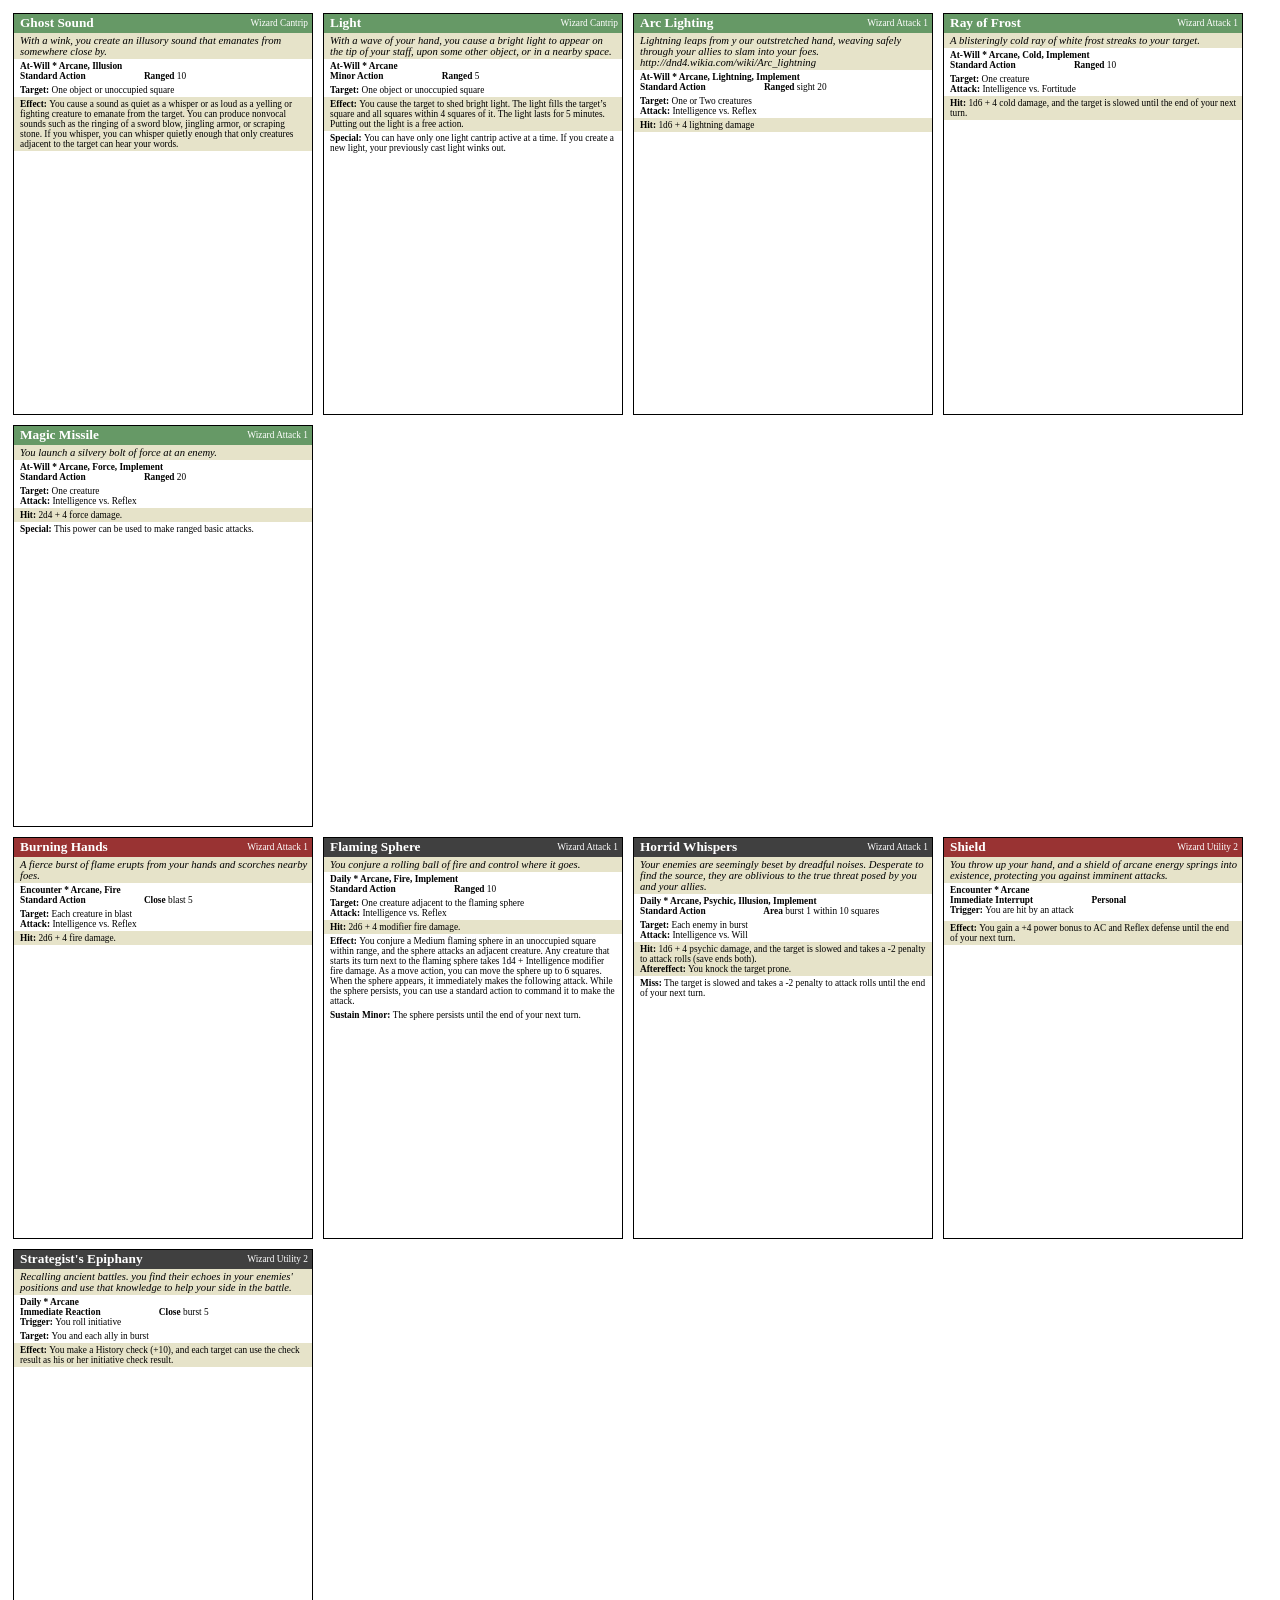
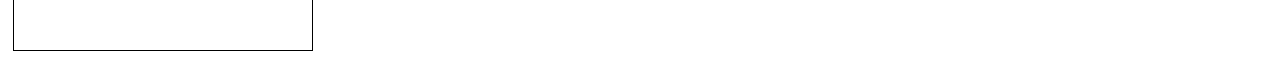
<file: powers4e.html>
<html>
  <head>
    <title>4e Wizard Harold Powers</title>
    <style>
      #PowerBody {
        border: 1px solid black;
        margin: 5px;
        min-height: 400px;
        float: left
      }
      .clearfix::after {
        display: block;
        content: "";
        clear: both;
      }
    </style>
  </head>
  <body>
    <div class="clearfix">
    <div id="PowerBody" style="text-align: center;width: 298px;"><div style="overflow: auto;text-align: left;padding-right: 4px;padding-left: 6px;padding-bottom: 2px;color: #FFFFFF;background-color: #669966;"><div style="padding-top: 1px;padding-right: 2px;font: bold 10pt Verdana;float: left;width: 178px;white-space: -moz-pre-wrap !important;/* Mozilla, since 1999 */    white-space: -pre-wrap;/* Opera 4-6 */    white-space: -o-pre-wrap;/* Opera 7 */    word-wrap: break-word;/* Internet Explorer 5.5+ */"> Ghost Sound </div><div style="padding-top: 4px;font: 7pt Verdana;float: right;"> Wizard Cantrip  </div><div style="clear:both;"></div></div><div style="color: #000000;text-align: left;padding-top: 2px;padding-left: 6px;padding-right: 4px;padding-bottom: 2px;background-color: #FFFFFF;font: bold 7pt Verdana;background-color: #E6E3C9;font: italic 8pt Times New Roman;"> With a wink, you create an illusory sound that emanates from somewhere close by. </div><div style="color: #000000;text-align: left;padding-top: 2px;padding-left: 6px;padding-right: 4px;padding-bottom: 2px;background-color: #FFFFFF;font: bold 7pt Verdana;">    At-Will * Arcane, Illusion    <br />    Standard Action    &#8194; &#8194; &#8194; &#8194; &#8194; &#8194; &#8194; &#8194;    Ranged <span style="font-weight: normal"> 10</span><br/><span style="font-weight: normal"></span><span style="font-weight: normal"></span><span style="font-weight: normal"></span></div><div><div style="color: #000000;text-align: left;padding-top: 2px;padding-left: 6px;padding-right: 4px;padding-bottom: 2px;background-color: #FFFFFF;font: bold 7pt Verdana;">    Target: <span style="font-weight: normal">One object or unoccupied square</span><br/><span style="font-weight: normal"></span></div><div style="color: #000000;text-align: left;padding-top: 2px;padding-left: 6px;padding-right: 4px;padding-bottom: 2px;background-color: #FFFFFF;font: bold 7pt Verdana;background-color: #E6E3C9;">	Effect: <span style="font-weight: normal">You cause a sound as quiet as a whisper or as loud as a yelling or fighting creature to emanate from the target. You can produce nonvocal sounds such as the ringing of a sword blow, jingling armor, or scraping stone. If you whisper, you can whisper quietly enough that only creatures adjacent to the target can hear your words.</span><span style="margin-left: 8px"><span style="font-weight: normal;"></span></span></div></div></div>
    <div id="PowerBody" style="text-align: center;width: 298px;"><div style="overflow: auto;text-align: left;padding-right: 4px;padding-left: 6px;padding-bottom: 2px;color: #FFFFFF;background-color: #669966;"><div style="padding-top: 1px;padding-right: 2px;font: bold 10pt Verdana;float: left;width: 178px;white-space: -moz-pre-wrap !important;/* Mozilla, since 1999 */    white-space: -pre-wrap;/* Opera 4-6 */    white-space: -o-pre-wrap;/* Opera 7 */    word-wrap: break-word;/* Internet Explorer 5.5+ */"> Light </div><div style="padding-top: 4px;font: 7pt Verdana;float: right;"> Wizard Cantrip  </div><div style="clear:both;"></div></div><div style="color: #000000;text-align: left;padding-top: 2px;padding-left: 6px;padding-right: 4px;padding-bottom: 2px;background-color: #FFFFFF;font: bold 7pt Verdana;background-color: #E6E3C9;font: italic 8pt Times New Roman;"> With a wave of your hand, you cause a bright light to appear on the tip of your staff, upon some other object, or in a nearby space. </div><div style="color: #000000;text-align: left;padding-top: 2px;padding-left: 6px;padding-right: 4px;padding-bottom: 2px;background-color: #FFFFFF;font: bold 7pt Verdana;">    At-Will * Arcane    <br />    Minor Action    &#8194; &#8194; &#8194; &#8194; &#8194; &#8194; &#8194; &#8194;    Ranged <span style="font-weight: normal"> 5</span><br/><span style="font-weight: normal"></span><span style="font-weight: normal"></span><span style="font-weight: normal"></span></div><div><div style="color: #000000;text-align: left;padding-top: 2px;padding-left: 6px;padding-right: 4px;padding-bottom: 2px;background-color: #FFFFFF;font: bold 7pt Verdana;">    Target: <span style="font-weight: normal">One object or unoccupied square</span><br/><span style="font-weight: normal"></span></div><div style="color: #000000;text-align: left;padding-top: 2px;padding-left: 6px;padding-right: 4px;padding-bottom: 2px;background-color: #FFFFFF;font: bold 7pt Verdana;background-color: #E6E3C9;">	Effect: <span style="font-weight: normal"> You cause the target to shed bright light. The light fills the target’s square and all squares within 4 squares of it. The light lasts for 5 minutes. Putting out the light is a free action.</span><span style="margin-left: 8px"><span style="font-weight: normal;"></span></span></div></div><div style="color: #000000;text-align: left;padding-top: 2px;padding-left: 6px;padding-right: 4px;padding-bottom: 2px;background-color: #FFFFFF;font: bold 7pt Verdana;">	Special: <span style="font-weight: normal">You can have only one light cantrip active at a time. If you create a new light, your previously cast light winks out.</span><span style="margin-left: 8px"><span style="font-weight: normal;"></span></span></div></div>
    <div id="PowerBody" style="text-align: center;width: 298px;"><div style="overflow: auto;text-align: left;padding-right: 4px;padding-left: 6px;padding-bottom: 2px;color: #FFFFFF;background-color: #669966;"><div style="padding-top: 1px;padding-right: 2px;font: bold 10pt Verdana;float: left;width: 178px;white-space: -moz-pre-wrap !important;/* Mozilla, since 1999 */    white-space: -pre-wrap;/* Opera 4-6 */    white-space: -o-pre-wrap;/* Opera 7 */    word-wrap: break-word;/* Internet Explorer 5.5+ */"> Arc Lighting </div><div style="padding-top: 4px;font: 7pt Verdana;float: right;"> Wizard Attack 1 </div><div style="clear:both;"></div></div><div style="color: #000000;text-align: left;padding-top: 2px;padding-left: 6px;padding-right: 4px;padding-bottom: 2px;background-color: #FFFFFF;font: bold 7pt Verdana;background-color: #E6E3C9;font: italic 8pt Times New Roman;"> Lightning leaps from y our outstretched hand, weaving safely through your allies to slam into your foes. http://dnd4.wikia.com/wiki/Arc_lightning </div><div style="color: #000000;text-align: left;padding-top: 2px;padding-left: 6px;padding-right: 4px;padding-bottom: 2px;background-color: #FFFFFF;font: bold 7pt Verdana;">    At-Will * Arcane, Lightning, Implement    <br />    Standard Action    &#8194; &#8194; &#8194; &#8194; &#8194; &#8194; &#8194; &#8194;    Ranged <span style="font-weight: normal">sight 20</span><br/><span style="font-weight: normal"></span><span style="font-weight: normal"></span><span style="font-weight: normal"></span></div><div><div style="color: #000000;text-align: left;padding-top: 2px;padding-left: 6px;padding-right: 4px;padding-bottom: 2px;background-color: #FFFFFF;font: bold 7pt Verdana;">    Target: <span style="font-weight: normal">One or Two creatures</span><br/>    Attack: <span style="font-weight: normal">Intelligence vs. Reflex</span></div><div style="color: #000000;text-align: left;padding-top: 2px;padding-left: 6px;padding-right: 4px;padding-bottom: 2px;background-color: #FFFFFF;font: bold 7pt Verdana;background-color: #E6E3C9;">	Hit: <span style="font-weight: normal">1d6 + 4 lightning damage</span><span style="margin-left: 8px"><span style="font-weight: normal;"></span></span></div></div></div>
    <div id="PowerBody" style="text-align: center;width: 298px;"><div style="overflow: auto;text-align: left;padding-right: 4px;padding-left: 6px;padding-bottom: 2px;color: #FFFFFF;background-color: #669966;"><div style="padding-top: 1px;padding-right: 2px;font: bold 10pt Verdana;float: left;width: 178px;white-space: -moz-pre-wrap !important;/* Mozilla, since 1999 */    white-space: -pre-wrap;/* Opera 4-6 */    white-space: -o-pre-wrap;/* Opera 7 */    word-wrap: break-word;/* Internet Explorer 5.5+ */"> Ray of Frost </div><div style="padding-top: 4px;font: 7pt Verdana;float: right;"> Wizard Attack 1 </div><div style="clear:both;"></div></div><div style="color: #000000;text-align: left;padding-top: 2px;padding-left: 6px;padding-right: 4px;padding-bottom: 2px;background-color: #FFFFFF;font: bold 7pt Verdana;background-color: #E6E3C9;font: italic 8pt Times New Roman;"> A blisteringly cold ray of white frost streaks to your target. </div><div style="color: #000000;text-align: left;padding-top: 2px;padding-left: 6px;padding-right: 4px;padding-bottom: 2px;background-color: #FFFFFF;font: bold 7pt Verdana;">    At-Will * Arcane, Cold, Implement    <br />    Standard Action    &#8194; &#8194; &#8194; &#8194; &#8194; &#8194; &#8194; &#8194;    Ranged <span style="font-weight: normal"> 10</span><br/><span style="font-weight: normal"></span><span style="font-weight: normal"></span><span style="font-weight: normal"></span></div><div><div style="color: #000000;text-align: left;padding-top: 2px;padding-left: 6px;padding-right: 4px;padding-bottom: 2px;background-color: #FFFFFF;font: bold 7pt Verdana;">    Target: <span style="font-weight: normal">One creature</span><br/>    Attack: <span style="font-weight: normal">Intelligence vs. Fortitude</span></div><div style="color: #000000;text-align: left;padding-top: 2px;padding-left: 6px;padding-right: 4px;padding-bottom: 2px;background-color: #FFFFFF;font: bold 7pt Verdana;background-color: #E6E3C9;">	Hit: <span style="font-weight: normal">1d6 + 4 cold damage, and the target is slowed until the end of your next turn.</span><span style="margin-left: 8px"><span style="font-weight: normal;"></span></span></div></div></div>
    <div id="PowerBody" style="text-align: center;width: 298px;"><div style="overflow: auto;text-align: left;padding-right: 4px;padding-left: 6px;padding-bottom: 2px;color: #FFFFFF;background-color: #669966;"><div style="padding-top: 1px;padding-right: 2px;font: bold 10pt Verdana;float: left;width: 178px;white-space: -moz-pre-wrap !important;/* Mozilla, since 1999 */    white-space: -pre-wrap;/* Opera 4-6 */    white-space: -o-pre-wrap;/* Opera 7 */    word-wrap: break-word;/* Internet Explorer 5.5+ */"> Magic Missile </div><div style="padding-top: 4px;font: 7pt Verdana;float: right;"> Wizard Attack 1 </div><div style="clear:both;"></div></div><div style="color: #000000;text-align: left;padding-top: 2px;padding-left: 6px;padding-right: 4px;padding-bottom: 2px;background-color: #FFFFFF;font: bold 7pt Verdana;background-color: #E6E3C9;font: italic 8pt Times New Roman;"> You launch a silvery bolt of force at an enemy. </div><div style="color: #000000;text-align: left;padding-top: 2px;padding-left: 6px;padding-right: 4px;padding-bottom: 2px;background-color: #FFFFFF;font: bold 7pt Verdana;">    At-Will * Arcane, Force, Implement    <br />    Standard Action    &#8194; &#8194; &#8194; &#8194; &#8194; &#8194; &#8194; &#8194;    Ranged <span style="font-weight: normal"> 20</span><br/><span style="font-weight: normal"></span><span style="font-weight: normal"></span><span style="font-weight: normal"></span></div><div><div style="color: #000000;text-align: left;padding-top: 2px;padding-left: 6px;padding-right: 4px;padding-bottom: 2px;background-color: #FFFFFF;font: bold 7pt Verdana;">    Target: <span style="font-weight: normal">One creature</span><br/>    Attack: <span style="font-weight: normal">Intelligence vs. Reflex</span></div><div style="color: #000000;text-align: left;padding-top: 2px;padding-left: 6px;padding-right: 4px;padding-bottom: 2px;background-color: #FFFFFF;font: bold 7pt Verdana;background-color: #E6E3C9;">	Hit: <span style="font-weight: normal">2d4 + 4 force damage.</span><span style="margin-left: 8px"><span style="font-weight: normal;"></span></span></div></div><div style="color: #000000;text-align: left;padding-top: 2px;padding-left: 6px;padding-right: 4px;padding-bottom: 2px;background-color: #FFFFFF;font: bold 7pt Verdana;">	Special: <span style="font-weight: normal">This power can be used to make ranged basic attacks.</span><span style="margin-left: 8px"><span style="font-weight: normal;"></span></span></div></div>
    </div>
    <div class="clearfix">
    <div id="PowerBody" style="text-align: center;width: 298px;"><div style="overflow: auto;text-align: left;padding-right: 4px;padding-left: 6px;padding-bottom: 2px;color: #FFFFFF;background-color: #993333;"><div style="padding-top: 1px;padding-right: 2px;font: bold 10pt Verdana;float: left;width: 178px;white-space: -moz-pre-wrap !important;/* Mozilla, since 1999 */    white-space: -pre-wrap;/* Opera 4-6 */    white-space: -o-pre-wrap;/* Opera 7 */    word-wrap: break-word;/* Internet Explorer 5.5+ */"> Burning Hands </div><div style="padding-top: 4px;font: 7pt Verdana;float: right;"> Wizard Attack 1 </div><div style="clear:both;"></div></div><div style="color: #000000;text-align: left;padding-top: 2px;padding-left: 6px;padding-right: 4px;padding-bottom: 2px;background-color: #FFFFFF;font: bold 7pt Verdana;background-color: #E6E3C9;font: italic 8pt Times New Roman;"> A fierce burst of flame erupts from your hands and scorches nearby foes. </div><div style="color: #000000;text-align: left;padding-top: 2px;padding-left: 6px;padding-right: 4px;padding-bottom: 2px;background-color: #FFFFFF;font: bold 7pt Verdana;">    Encounter * Arcane, Fire    <br />    Standard Action    &#8194; &#8194; &#8194; &#8194; &#8194; &#8194; &#8194; &#8194;    Close <span style="font-weight: normal">blast 5</span><br/><span style="font-weight: normal"></span><span style="font-weight: normal"></span><span style="font-weight: normal"></span></div><div><div style="color: #000000;text-align: left;padding-top: 2px;padding-left: 6px;padding-right: 4px;padding-bottom: 2px;background-color: #FFFFFF;font: bold 7pt Verdana;">    Target: <span style="font-weight: normal">Each creature in blast</span><br/>    Attack: <span style="font-weight: normal">Intelligence vs. Reflex</span></div><div style="color: #000000;text-align: left;padding-top: 2px;padding-left: 6px;padding-right: 4px;padding-bottom: 2px;background-color: #FFFFFF;font: bold 7pt Verdana;background-color: #E6E3C9;">	Hit: <span style="font-weight: normal">2d6 + 4 fire damage. </span><span style="margin-left: 8px"><span style="font-weight: normal;"></span></span></div></div></div>
    <div id="PowerBody" style="text-align: center;width: 298px;"><div style="overflow: auto;text-align: left;padding-right: 4px;padding-left: 6px;padding-bottom: 2px;color: #FFFFFF;background-color: #404040;"><div style="padding-top: 1px;padding-right: 2px;font: bold 10pt Verdana;float: left;width: 178px;white-space: -moz-pre-wrap !important;/* Mozilla, since 1999 */    white-space: -pre-wrap;/* Opera 4-6 */    white-space: -o-pre-wrap;/* Opera 7 */    word-wrap: break-word;/* Internet Explorer 5.5+ */"> Flaming Sphere </div><div style="padding-top: 4px;font: 7pt Verdana;float: right;"> Wizard Attack 1 </div><div style="clear:both;"></div></div><div style="color: #000000;text-align: left;padding-top: 2px;padding-left: 6px;padding-right: 4px;padding-bottom: 2px;background-color: #FFFFFF;font: bold 7pt Verdana;background-color: #E6E3C9;font: italic 8pt Times New Roman;"> You conjure a rolling ball of fire and control where it goes. </div><div style="color: #000000;text-align: left;padding-top: 2px;padding-left: 6px;padding-right: 4px;padding-bottom: 2px;background-color: #FFFFFF;font: bold 7pt Verdana;">    Daily * Arcane, Fire, Implement    <br />    Standard Action    &#8194; &#8194; &#8194; &#8194; &#8194; &#8194; &#8194; &#8194;    Ranged <span style="font-weight: normal"> 10</span><br/><span style="font-weight: normal"></span><span style="font-weight: normal"></span><span style="font-weight: normal"></span></div><div><div style="color: #000000;text-align: left;padding-top: 2px;padding-left: 6px;padding-right: 4px;padding-bottom: 2px;background-color: #FFFFFF;font: bold 7pt Verdana;">    Target: <span style="font-weight: normal">One creature adjacent to the flaming sphere</span><br/>    Attack: <span style="font-weight: normal">Intelligence vs. Reflex</span></div><div style="color: #000000;text-align: left;padding-top: 2px;padding-left: 6px;padding-right: 4px;padding-bottom: 2px;background-color: #FFFFFF;font: bold 7pt Verdana;background-color: #E6E3C9;">	Hit: <span style="font-weight: normal">2d6 + 4 modifier fire damage.</span><span style="margin-left: 8px"><span style="font-weight: normal;"></span></span></div><div style="color: #000000;text-align: left;padding-top: 2px;padding-left: 6px;padding-right: 4px;padding-bottom: 2px;background-color: #FFFFFF;font: bold 7pt Verdana;">	Effect: <span style="font-weight: normal">You conjure a Medium flaming sphere in an unoccupied square within range, and the sphere attacks an adjacent creature. Any creature that starts its turn next to the flaming sphere takes 1d4 + Intelligence modifier fire damage. As a move action, you can move the sphere up to 6 squares. When the sphere appears, it immediately makes the following attack. While the sphere persists, you can use a standard action to command it to make the attack.</span><span style="margin-left: 8px"><span style="font-weight: normal;"></span></span></div></div><div style="color: #000000;text-align: left;padding-top: 2px;padding-left: 6px;padding-right: 4px;padding-bottom: 2px;background-color: #FFFFFF;font: bold 7pt Verdana;">	Sustain Minor: <span style="font-weight: normal">The sphere persists until the end of your next turn.</span><span style="margin-left: 8px"><span style="font-weight: normal;"></span></span></div></div>
    <div id="PowerBody" style="text-align: center;width: 298px;"><div style="overflow: auto;text-align: left;padding-right: 4px;padding-left: 6px;padding-bottom: 2px;color: #FFFFFF;background-color: #404040;"><div style="padding-top: 1px;padding-right: 2px;font: bold 10pt Verdana;float: left;width: 178px;white-space: -moz-pre-wrap !important;/* Mozilla, since 1999 */    white-space: -pre-wrap;/* Opera 4-6 */    white-space: -o-pre-wrap;/* Opera 7 */    word-wrap: break-word;/* Internet Explorer 5.5+ */"> Horrid Whispers </div><div style="padding-top: 4px;font: 7pt Verdana;float: right;"> Wizard Attack 1 </div><div style="clear:both;"></div></div><div style="color: #000000;text-align: left;padding-top: 2px;padding-left: 6px;padding-right: 4px;padding-bottom: 2px;background-color: #FFFFFF;font: bold 7pt Verdana;background-color: #E6E3C9;font: italic 8pt Times New Roman;"> Your enemies are seemingly beset by dreadful noises. Desperate to find the source, they are oblivious to the true threat posed by you and your allies. </div><div style="color: #000000;text-align: left;padding-top: 2px;padding-left: 6px;padding-right: 4px;padding-bottom: 2px;background-color: #FFFFFF;font: bold 7pt Verdana;">    Daily * Arcane, Psychic, Illusion, Implement    <br />    Standard Action    &#8194; &#8194; &#8194; &#8194; &#8194; &#8194; &#8194; &#8194;    Area <span style="font-weight: normal">burst 1 within 10 squares</span><br/><span style="font-weight: normal"></span><span style="font-weight: normal"></span><span style="font-weight: normal"></span></div><div><div style="color: #000000;text-align: left;padding-top: 2px;padding-left: 6px;padding-right: 4px;padding-bottom: 2px;background-color: #FFFFFF;font: bold 7pt Verdana;">    Target: <span style="font-weight: normal">Each enemy in burst</span><br/>    Attack: <span style="font-weight: normal">Intelligence vs. Will</span></div><div style="color: #000000;text-align: left;padding-top: 2px;padding-left: 6px;padding-right: 4px;padding-bottom: 2px;background-color: #FFFFFF;font: bold 7pt Verdana;background-color: #E6E3C9;">	Hit: <span style="font-weight: normal">1d6 + 4 psychic damage, and the target is slowed and takes a -2 penalty to attack rolls (save ends both).<br/><b>Aftereffect:</b> You knock the target prone.</span><span style="margin-left: 8px"><span style="font-weight: normal;"></span></span></div><div style="color: #000000;text-align: left;padding-top: 2px;padding-left: 6px;padding-right: 4px;padding-bottom: 2px;background-color: #FFFFFF;font: bold 7pt Verdana;">	Miss: <span style="font-weight: normal">The target is slowed and takes a -2 penalty to attack rolls until the end of your next turn.</span><span style="margin-left: 8px"><span style="font-weight: normal;"></span></span></div></div></div>
    <div id="PowerBody" style="text-align: center;width: 298px;"><div style="overflow: auto;text-align: left;padding-right: 4px;padding-left: 6px;padding-bottom: 2px;color: #FFFFFF;background-color: #993333;"><div style="padding-top: 1px;padding-right: 2px;font: bold 10pt Verdana;float: left;width: 178px;white-space: -moz-pre-wrap !important;/* Mozilla, since 1999 */    white-space: -pre-wrap;/* Opera 4-6 */    white-space: -o-pre-wrap;/* Opera 7 */    word-wrap: break-word;/* Internet Explorer 5.5+ */"> Shield </div><div style="padding-top: 4px;font: 7pt Verdana;float: right;"> Wizard Utility 2 </div><div style="clear:both;"></div></div><div style="color: #000000;text-align: left;padding-top: 2px;padding-left: 6px;padding-right: 4px;padding-bottom: 2px;background-color: #FFFFFF;font: bold 7pt Verdana;background-color: #E6E3C9;font: italic 8pt Times New Roman;"> You throw up your hand, and a shield of arcane energy springs into existence, protecting you against imminent attacks. </div><div style="color: #000000;text-align: left;padding-top: 2px;padding-left: 6px;padding-right: 4px;padding-bottom: 2px;background-color: #FFFFFF;font: bold 7pt Verdana;">    Encounter * Arcane    <br />    Immediate Interrupt    &#8194; &#8194; &#8194; &#8194; &#8194; &#8194; &#8194; &#8194;    Personal <span style="font-weight: normal"></span><br/>    Trigger: <span style="font-weight: normal">You are hit by an attack</span><br/><span style="font-weight: normal"></span><span style="font-weight: normal"></span></div><div><div style="color: #000000;text-align: left;padding-top: 2px;padding-left: 6px;padding-right: 4px;padding-bottom: 2px;background-color: #FFFFFF;font: bold 7pt Verdana;"><span style="font-weight: normal"></span><span style="font-weight: normal"></span></div><div style="color: #000000;text-align: left;padding-top: 2px;padding-left: 6px;padding-right: 4px;padding-bottom: 2px;background-color: #FFFFFF;font: bold 7pt Verdana;background-color: #E6E3C9;">	Effect: <span style="font-weight: normal">You gain a +4 power bonus to AC and Reflex defense until the end of your next turn.</span><span style="margin-left: 8px"><span style="font-weight: normal;"></span></span></div></div></div>
    <div id="PowerBody" style="text-align: center;width: 298px;"><div style="overflow: auto;text-align: left;padding-right: 4px;padding-left: 6px;padding-bottom: 2px;color: #FFFFFF;background-color: #404040;"><div style="padding-top: 1px;padding-right: 2px;font: bold 10pt Verdana;float: left;width: 178px;white-space: -moz-pre-wrap !important;/* Mozilla, since 1999 */    white-space: -pre-wrap;/* Opera 4-6 */    white-space: -o-pre-wrap;/* Opera 7 */    word-wrap: break-word;/* Internet Explorer 5.5+ */"> Strategist's Epiphany </div><div style="padding-top: 4px;font: 7pt Verdana;float: right;"> Wizard Utility 2 </div><div style="clear:both;"></div></div><div style="color: #000000;text-align: left;padding-top: 2px;padding-left: 6px;padding-right: 4px;padding-bottom: 2px;background-color: #FFFFFF;font: bold 7pt Verdana;background-color: #E6E3C9;font: italic 8pt Times New Roman;"> Recalling ancient battles. you find their echoes in your enemies' positions and use that knowledge to help your side in the battle. </div><div style="color: #000000;text-align: left;padding-top: 2px;padding-left: 6px;padding-right: 4px;padding-bottom: 2px;background-color: #FFFFFF;font: bold 7pt Verdana;">    Daily * Arcane    <br />    Immediate Reaction    &#8194; &#8194; &#8194; &#8194; &#8194; &#8194; &#8194; &#8194;    Close <span style="font-weight: normal">burst 5</span><br/>    Trigger: <span style="font-weight: normal">You roll initiative</span><br/><span style="font-weight: normal"></span><span style="font-weight: normal"></span></div><div><div style="color: #000000;text-align: left;padding-top: 2px;padding-left: 6px;padding-right: 4px;padding-bottom: 2px;background-color: #FFFFFF;font: bold 7pt Verdana;">    Target: <span style="font-weight: normal">You and each ally in burst</span><br/><span style="font-weight: normal"></span></div><div style="color: #000000;text-align: left;padding-top: 2px;padding-left: 6px;padding-right: 4px;padding-bottom: 2px;background-color: #FFFFFF;font: bold 7pt Verdana;background-color: #E6E3C9;">	Effect: <span style="font-weight: normal">You make a History check (+10), and each target can use the check result as his or her initiative check result.</span><span style="margin-left: 8px"><span style="font-weight: normal;"></span></span></div></div></div>
    </div>
  </body>
</html>
</file>
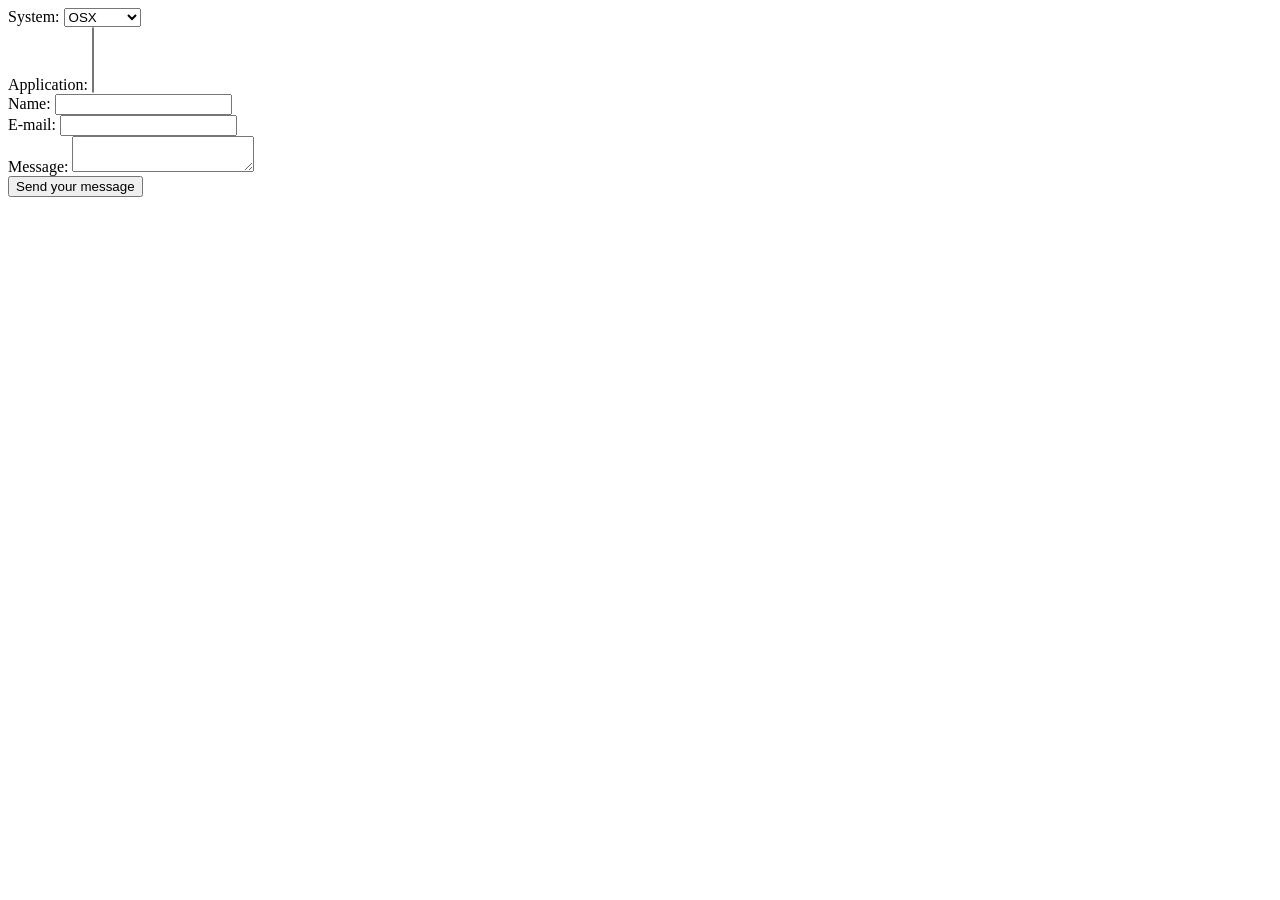
<file: ron2016-08.html>
<html>
<head>
	<title>REST + jQuery Example</title>
	<script src="https://code.jquery.com/jquery-3.1.0.min.js" integrity="sha256-cCueBR6CsyA4/9szpPfrX3s49M9vUU5BgtiJj06wt/s=" crossorigin="anonymous"></script>
	<script type="text/javascript">
		// Requires jquery 3.1.0
		// Good resource for jQuery REST http://www.lm-tech.it/Blog/post/2013/05/08/How-to-consume-a-RESTful-service-using-jQuery.aspx

		/**
		 * updates a form dropdown
		 * @param  {string} selector     Standard jQuery selector string like '#myElementId' or  '.myElementClass'
		 * @param  {array} optionsArray  Javascript array of objects like {option: 'Display One', value: 1}
		 */
		function udpateDropdown(selector, optionsArray) {
			console.log('udpateDropdown');
			var $dropdown = $(selector);
			$dropdown.empty(); // Remove child nodes
			optionsArray.forEach(function (entry) {
				var newOption = $('<option value="' + entry.value + '">' + entry.option + '</option>');
				$dropdown.append(newOption);
			});
			$dropdown.trigger('choen:updated'); // Causes the dropdown to re-build itself
		}

		function getApplications() {
			console.log('getApplications');
			// this is based on the trigger so it already knows ot use #system_os from below
			console.log('option:selected', $('option:selected', this).val());
			// $('option:selected', this).text() will get you the display name
			// $('option:selected', this).val() will get you the option value
			jQuery.ajax({
				type: "GET",
				url: "http://localhost:49193/Contacts.svc/GetAll",
				contentType: "application/json; charset=utf-8",
				dataType: "json",
				data: $('option:selected', this).val(),
				success: function (data, status, jqXHR) {
					// do something
				},
				error: function (jqXHR, status) {
					// error handler

					// I'm placing this here so you can see how the update works
					var appData = [
						{
							option: 'Display One',
							value: 'first'
						},
						{
							option: 'Display Two',
							value: 'second'
						},
						{
							option: 'Display Three',
							value: 'third'
						}
					];
					udpateDropdown('#applications', appData);
				}
			});
		}

		function submitMyForm() {
			console.log('submitMyForm');
			var formData = JSON.stringify($('#myForm').serializeArray());
			console.log('formData', formData);
			jQuery.ajax({
				type: "PUT",
				url: "http://localhost:49193/Contacts.svc/Update",
				contentType: "application/json; charset=utf-8",
				data: formData,
				dataType: "json",
				success: function (data, status, jqXHR) {
					// do something
				},
				error: function (jqXHR, status) {
					// error handler

				}
			});
		}
	</script>
</head>

<body>
	<form id="myForm">
		<div>
			<label for="name">System:</label>
			<select id="system_os" name="system_os">
				<option value="osx">OSX</option>
				<option value="windows">Windows</option>
				<option value="unix">Unix</option>
			</select>
		</div>
		<div>
			<label for="name">Application:</label>
			<select id="applications" name="applications" multiple>
			</select>
		</div>
		<div>
			<label for="name">Name:</label>
			<input type="text" id="name" name="user_name" />
		</div>
		<div>
			<label for="mail">E-mail:</label>
			<input type="email" id="mail" name="user_mail" />
		</div>
		<div>
			<label for="msg">Message:</label>
			<textarea id="msg" name="user_message"></textarea>
		</div>
			<div class="button">
			<button type="button" id="myFormSubmitButton">Send your message</button>
		</div>
	</form>
	<script type="text/javascript">
		$(document).ready(function () {
			console.log('bindings');
			$('#system_os').on('change', getApplications);
			$('#myFormSubmitButton').on('click', submitMyForm);
		});
	</script>
</body>
</html>
</file>
